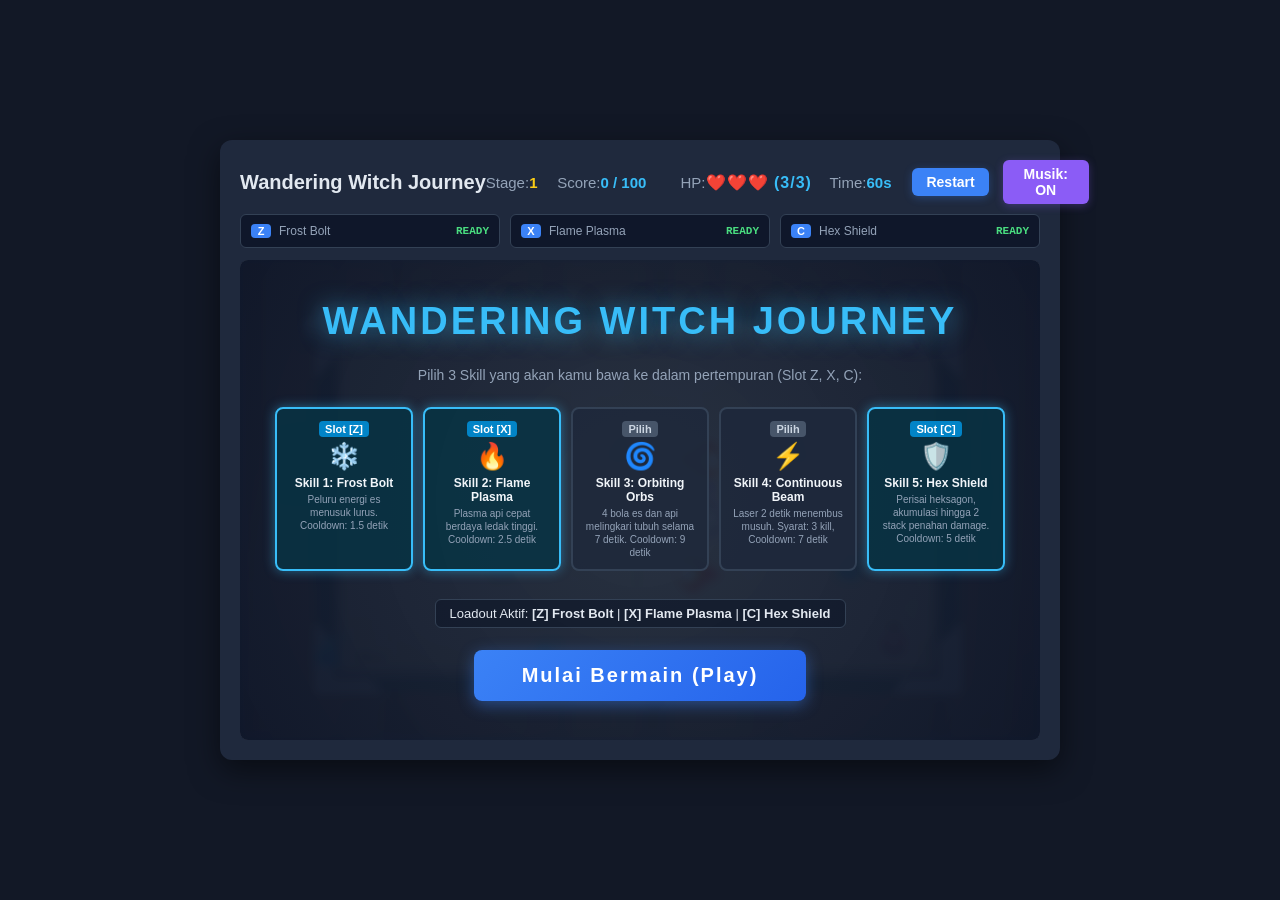
<file: index.html>
<!DOCTYPE html>
<html lang="id">
<head>
    <meta charset="UTF-8">
    <meta name="viewport" content="width=device-width, initial-scale=1.0">
    <meta http-equiv="Content-Security-Policy" content="default-src 'self'; script-src 'self'; style-src 'self' 'unsafe-inline'; img-src 'self' data: blob:; media-src 'self'; connect-src 'self';">
    <meta http-equiv="X-Content-Type-Options" content="nosniff">
    <meta name="referrer" content="no-referrer">
    <title>Wandering Witch Journey</title>
    <link rel="stylesheet" href="style.css">
</head>
<body>
    <div class="game-wrapper">
        <!-- Danger Alert Banner -->
        <div id="danger-alert" class="danger-banner">DANGER!</div>

        <!-- Heal Alert Banner -->
        <div id="heal-alert" class="heal-banner">+1 HP!</div>

        <!-- Header with Game Title, Stats, HUD Restart Button, and Skills Bar -->
        <header class="game-header">
            <div class="header-main-row">
                <h1>Wandering Witch Journey</h1>
                <div class="stats-panel">
                    <div class="stat-item">
                        <span>Stage: </span>
                        <strong id="stage-display" style="color: #facc15;">1</strong>
                    </div>
                    <div class="stat-item">
                        <span>Score: </span>
                        <strong id="score-display">0 / 100</strong>
                    </div>
                    <div class="stat-item">
                        <span>HP: </span>
                        <strong id="hp-display" class="hp-display">❤️❤️❤️ (3/3)</strong>
                    </div>
                    <div class="stat-item">
                        <span>Time: </span>
                        <strong id="timer-display">60s</strong>
                    </div>
                    <button id="header-restart-btn" class="header-btn">Restart</button>
                    <button id="bgm-toggle-btn" class="header-btn bgm-btn" title="Toggle Musik BGM">Musik: ON</button>
                </div>
            </div>

            <!-- Skill Cooldown Indicators (Dynamic Loadout Slot Z, X, C) -->
            <div class="skills-hud">
                <div class="skill-badge" id="slot0-badge">
                    <span class="skill-key">Z</span>
                    <span class="skill-name" id="slot0-name">Skill 1</span>
                    <span class="skill-status" id="slot0-status">READY</span>
                </div>
                <div class="skill-badge" id="slot1-badge">
                    <span class="skill-key">X</span>
                    <span class="skill-name" id="slot1-name">Skill 2</span>
                    <span class="skill-status" id="slot1-status">READY</span>
                </div>
                <div class="skill-badge" id="slot2-badge">
                    <span class="skill-key">C</span>
                    <span class="skill-name" id="slot2-name">Skill 5</span>
                    <span class="skill-status" id="slot2-status">READY</span>
                </div>
            </div>
        </header>

        <!-- Main Game Area -->
        <div class="canvas-container">
            <canvas id="gameCanvas" width="800" height="480"></canvas>

            <!-- Player GIF Image Element -->
            <img id="player-gif" src="player.gif" alt="Player Character">

            <!-- Loading Panel Overlay (Memastikan Semua Aset Termuat Sempurna) -->
            <div id="loading-overlay" class="game-overlay">
                <div class="loading-content">
                    <div class="loading-spinner-circle">
                        <img id="loading-spinner-gif" src="player.gif" alt="Loading...">
                    </div>
                    <h2 class="loading-title">Wandering Witch Journey</h2>
                    <p class="loading-subtitle">Memuat aset permainan...</p>
                    <div class="loading-bar-wrapper">
                        <div id="loading-bar-fill" class="loading-bar-fill"></div>
                    </div>
                    <div class="loading-status-row">
                        <span id="loading-status-text">Menginisialisasi...</span>
                        <span id="loading-percentage">0%</span>
                    </div>
                </div>
            </div>

            <!-- Main Menu Overlay with Skill Loadout Selection -->
            <div id="main-menu-overlay" class="game-overlay hidden">
                <h2>Wandering Witch Journey</h2>
                <p class="menu-desc">Pilih 3 Skill yang akan kamu bawa ke dalam pertempuran (Slot Z, X, C):</p>

                <div class="skill-selection-grid" id="skill-selection-grid">
                    <div class="skill-card selected" data-skill-id="skill1" data-slot="Z">
                        <div class="skill-slot-tag">Slot [Z]</div>
                        <div class="skill-card-icon">❄️</div>
                        <div class="skill-card-title">Skill 1: Frost Bolt</div>
                        <div class="skill-card-desc">Peluru energi es menusuk lurus. Cooldown: 1.5 detik</div>
                    </div>
                    <div class="skill-card selected" data-skill-id="skill2" data-slot="X">
                        <div class="skill-slot-tag">Slot [X]</div>
                        <div class="skill-card-icon">🔥</div>
                        <div class="skill-card-title">Skill 2: Flame Plasma</div>
                        <div class="skill-card-desc">Plasma api cepat berdaya ledak tinggi. Cooldown: 2.5 detik</div>
                    </div>
                    <div class="skill-card" data-skill-id="skill3">
                        <div class="skill-slot-tag">Pilih</div>
                        <div class="skill-card-icon">🌀</div>
                        <div class="skill-card-title">Skill 3: Orbiting Orbs</div>
                        <div class="skill-card-desc">4 bola es dan api melingkari tubuh selama 7 detik. Cooldown: 9 detik</div>
                    </div>
                    <div class="skill-card" data-skill-id="skill4">
                        <div class="skill-slot-tag">Pilih</div>
                        <div class="skill-card-icon">⚡</div>
                        <div class="skill-card-title">Skill 4: Continuous Beam</div>
                        <div class="skill-card-desc">Laser 2 detik menembus musuh. Syarat: 3 kill, Cooldown: 7 detik</div>
                    </div>
                    <div class="skill-card selected" data-skill-id="skill5" data-slot="C">
                        <div class="skill-slot-tag">Slot [C]</div>
                        <div class="skill-card-icon">🛡️</div>
                        <div class="skill-card-title">Skill 5: Hex Shield</div>
                        <div class="skill-card-desc">Perisai heksagon, akumulasi hingga 2 stack penahan damage. Cooldown: 5 detik</div>
                    </div>
                </div>

                <div class="skill-selection-summary">
                    <span id="loadout-summary-text">Loadout Aktif: <strong>[Z] Skill 1</strong> | <strong>[X] Skill 2</strong> | <strong>[C] Skill 5</strong></span>
                </div>

                <button id="play-btn">Mulai Bermain (Play)</button>
            </div>

            <!-- Stage Clear Overlay -->
            <div id="stage-clear-overlay" class="game-overlay hidden">
                <h2 class="win" id="stage-clear-title">Stage 1 Cleared!</h2>
                <p id="stage-clear-desc" class="overlay-desc">Target 100 poin tercapai!</p>
                <div class="stage-info-box">
                    <p>Stage Berikutnya: <strong id="next-stage-name" style="color: #38bdf8;">Stage 2</strong></p>
                    <p>Target Skor: <strong id="next-stage-target" style="color: #facc15;">120 Poin</strong></p>
                    <p>Komposisi Spawn: <strong id="next-stage-spikes" style="color: #ef4444;">5 Enemy + 7 Soul</strong></p>
                    <p>Bonus Clear: <strong style="color: #4ade80;">+1 HP Restored!</strong></p>
                </div>
                <button id="next-stage-btn" class="header-btn" style="padding: 12px 28px; font-size: 16px;">Lanjut ke Stage Berikutnya (Enter / Space) ➔</button>
            </div>

            <!-- Win/Lose Overlay -->
            <div id="game-status-overlay" class="game-overlay hidden">
                <h2 id="game-status-message">Game Over</h2>
                <p id="game-over-desc" class="overlay-desc">Kamu mencapai Stage 1</p>
                <div class="game-over-btn-group">
                    <button id="return-menu-btn" class="overlay-btn secondary-btn">Pilih Ulang Skill</button>
                    <button id="restart-btn" class="overlay-btn primary-btn">Restart Game</button>
                </div>
            </div>
        </div>
    </div>

    <!-- Sound Effects Audio Elements -->
    <audio id="bgm-audio" src="BGM_LonelyWitch.mp3" loop preload="auto"></audio>
    <audio id="sfx-skill-cast" src="SkillCasting.mp3" preload="auto"></audio>
    <audio id="sfx-hit" src="Hit.mp3" preload="auto"></audio>
    <audio id="sfx-win" src="win.mp3" preload="auto"></audio>
    <audio id="sfx-lose" src="lose.mp3" preload="auto"></audio>
    <audio id="sfx-heal" src="heal.mp3" preload="auto"></audio>

    <!-- Script Import Order (OOP & Dependency Hierarchy) -->
    <script src="Faction.js"></script>
    <script src="SkillActivationCalculator.js"></script>
    <script src="BaseSkill.js"></script>
    <script src="Skill1.js"></script>
    <script src="Skill2.js"></script>
    <script src="Skill3.js"></script>
    <script src="Skill4.js"></script>
    <script src="Skill5.js"></script>
    <script src="Enemy.js"></script>
    <script src="EnemyType2.js"></script>
    <script src="Spike.js"></script>
    <script src="Soul.js"></script>
    <script src="Coin.js"></script>
    <script src="Potion.js"></script>
    <script src="Player.js"></script>
    <script src="Timer.js"></script>
    <script src="GameManager.js"></script>
</body>
</html>
</file>
<file: style.css>
* {
    margin: 0;
    padding: 0;
    box-sizing: border-box;
}

body {
    background-color: #121826;
    color: #ffffff;
    font-family: 'Segoe UI', Tahoma, Geneva, Verdana, sans-serif;
    display: flex;
    justify-content: center;
    align-items: center;
    min-height: 100vh;
    padding: 20px;
}

.game-wrapper {
    position: relative;
    display: flex;
    flex-direction: column;
    align-items: center;
    background-color: #1f293d;
    padding: 20px;
    border-radius: 12px;
    box-shadow: 0 10px 30px rgba(0, 0, 0, 0.5);
    width: 840px;
    min-width: 840px;
    max-width: 840px;
    box-sizing: border-box;
}

.game-header {
    width: 800px;
    max-width: 800px;
    display: flex;
    flex-direction: column;
    gap: 10px;
    margin-bottom: 12px;
    box-sizing: border-box;
}

.header-main-row {
    width: 100%;
    display: flex;
    justify-content: space-between;
    align-items: center;
}

.header-main-row h1 {
    font-size: 20px;
    color: #e2e8f0;
    white-space: nowrap;
    margin: 0;
}

.stats-panel {
    display: flex;
    align-items: center;
    gap: 14px;
    font-size: 15px;
}

.stat-item {
    display: inline-flex;
    align-items: center;
    white-space: nowrap;
}

.stat-item span {
    color: #94a3b8;
}

.stat-item strong {
    color: #38bdf8;
    font-variant-numeric: tabular-nums;
}

#stage-display {
    min-width: 14px;
    text-align: left;
}

#score-display {
    min-width: 66px;
    text-align: left;
}

#timer-display {
    min-width: 32px;
    text-align: left;
}

#hp-display {
    min-width: 110px;
    text-align: left;
}

/* Header Restart Button */
.header-btn {
    padding: 6px 14px;
    font-size: 14px;
    font-weight: 600;
    color: #ffffff;
    background-color: #3b82f6;
    border: none;
    border-radius: 6px;
    cursor: pointer;
    box-shadow: 0 2px 8px rgba(59, 130, 246, 0.3);
    transition: background-color 0.2s ease, transform 0.1s ease;
}

.header-btn:hover {
    background-color: #2563eb;
    transform: translateY(-1px);
}

.header-btn:active {
    transform: translateY(0);
}

.bgm-btn {
    background-color: #8b5cf6;
    box-shadow: 0 2px 8px rgba(139, 92, 246, 0.3);
    min-width: 86px;
    text-align: center;
}

.bgm-btn:hover {
    background-color: #7c3aed;
}

.bgm-btn.muted {
    background-color: #475569;
    box-shadow: 0 2px 8px rgba(71, 85, 105, 0.3);
    color: #cbd5e1;
}

.bgm-btn.muted:hover {
    background-color: #334155;
}

/* HP Display */
.hp-display {
    color: #f43f5e;
    letter-spacing: 1px;
    font-size: 16px;
    display: inline-block;
    transition: transform 0.2s ease;
}

.hp-display.damaged {
    animation: hp-shake 0.35s ease;
}

.hp-display.healed {
    animation: hp-pulse 0.35s ease;
}

@keyframes hp-shake {
    0%, 100% { transform: translateX(0); }
    20% { transform: translateX(-5px); }
    40% { transform: translateX(5px); }
    60% { transform: translateX(-3px); }
    80% { transform: translateX(3px); }
}

@keyframes hp-pulse {
    0%, 100% { transform: scale(1); }
    50% { transform: scale(1.2); color: #34d399; }
}

/* Danger Banner */
.danger-banner {
    position: absolute;
    top: 90px;
    left: 50%;
    transform: translateX(-50%) translateY(-20px);
    background-color: #ef4444;
    color: #ffffff;
    font-size: 24px;
    font-weight: 800;
    letter-spacing: 2px;
    padding: 10px 30px;
    border-radius: 8px;
    box-shadow: 0 4px 15px rgba(239, 68, 68, 0.6);
    opacity: 0;
    pointer-events: none;
    transition: opacity 0.2s ease, transform 0.2s ease;
    z-index: 10;
}

.danger-banner.active {
    opacity: 1;
    transform: translateX(-50%) translateY(0);
}

/* Heal Banner */
.heal-banner {
    position: absolute;
    top: 90px;
    left: 50%;
    transform: translateX(-50%) translateY(-20px);
    background-color: #10b981;
    color: #ffffff;
    font-size: 24px;
    font-weight: 800;
    letter-spacing: 2px;
    padding: 10px 30px;
    border-radius: 8px;
    box-shadow: 0 4px 15px rgba(16, 185, 129, 0.6);
    opacity: 0;
    pointer-events: none;
    transition: opacity 0.2s ease, transform 0.2s ease;
    z-index: 10;
}

.heal-banner.active {
    opacity: 1;
    transform: translateX(-50%) translateY(0);
}

.canvas-container {
    position: relative;
    width: 800px;
    height: 480px;
    min-width: 800px;
    max-width: 800px;
    min-height: 480px;
    max-height: 480px;
    flex-shrink: 0;
    box-sizing: border-box;
}

#gameCanvas {
    position: absolute;
    top: 0;
    left: 0;
    width: 800px;
    height: 480px;
    background-color: #0f172a;
    border: 3px solid #334155;
    border-radius: 8px;
    display: block;
    box-sizing: border-box;
}

/* Player Character GIF Styling */
#player-gif {
    position: absolute;
    top: 0;
    left: 0;
    pointer-events: none;
    z-index: 5;
    image-rendering: pixelated;
    transition: opacity 0.1s ease;
}

#player-gif.hit-blinking {
    transition: none !important;
    animation: player-flicker 0.14s steps(1) infinite;
}

@keyframes player-flicker {
    0%, 49% {
        opacity: 0.15;
        filter: brightness(1.8) drop-shadow(0 0 8px rgba(239, 68, 68, 0.9));
    }
    50%, 100% {
        opacity: 1;
        filter: none;
    }
}

/* Game Status Overlay */
.game-overlay {
    position: absolute;
    top: 0;
    left: 0;
    width: 100%;
    height: 100%;
    background-color: rgba(15, 23, 42, 0.88);
    display: flex;
    flex-direction: column;
    justify-content: center;
    align-items: center;
    gap: 18px;
    z-index: 20;
    border-radius: 8px;
    backdrop-filter: blur(4px);
}

.game-overlay.hidden {
    display: none;
}

.game-overlay h2 {
    font-size: 40px;
    letter-spacing: 3px;
    text-transform: uppercase;
}

.game-overlay h2.win {
    color: #4ade80;
    text-shadow: 0 0 20px rgba(74, 222, 128, 0.5);
}

.game-overlay h2.lose {
    color: #ef4444;
    text-shadow: 0 0 20px rgba(239, 68, 68, 0.5);
}

.game-over-btn-group {
    display: flex;
    gap: 14px;
    align-items: center;
    justify-content: center;
    flex-wrap: wrap;
    margin-top: 8px;
}

.overlay-btn {
    padding: 12px 24px;
    font-size: 15px;
    font-weight: 700;
    color: #ffffff;
    border: none;
    border-radius: 8px;
    cursor: pointer;
    transition: all 0.2s ease;
    display: inline-flex;
    align-items: center;
    justify-content: center;
}

.overlay-btn.primary-btn {
    background-color: #3b82f6;
    box-shadow: 0 4px 14px rgba(59, 130, 246, 0.4);
}

.overlay-btn.primary-btn:hover {
    background-color: #2563eb;
    transform: translateY(-2px);
}

.overlay-btn.secondary-btn {
    background-color: #0284c7;
    box-shadow: 0 4px 14px rgba(2, 132, 199, 0.4);
}

.overlay-btn.secondary-btn:hover {
    background-color: #0369a1;
    transform: translateY(-2px);
}

.overlay-btn:active {
    transform: translateY(0);
}

#restart-btn {
    padding: 12px 28px;
    font-size: 16px;
    font-weight: 700;
    color: #ffffff;
    background-color: #3b82f6;
    border: none;
    border-radius: 8px;
    cursor: pointer;
    box-shadow: 0 4px 14px rgba(59, 130, 246, 0.4);
    transition: background-color 0.2s ease, transform 0.1s ease;
}

#restart-btn:hover {
    background-color: #2563eb;
    transform: translateY(-2px);
}

#restart-btn:active {
    transform: translateY(0);
}

/* Main Menu Overlay & Play Button Styling */
#main-menu-overlay {
    background: radial-gradient(circle at center, rgba(30, 41, 59, 0.95), rgba(15, 23, 42, 0.98));
    z-index: 25;
}

#main-menu-overlay h2 {
    color: #38bdf8;
    text-shadow: 0 0 25px rgba(56, 189, 248, 0.65);
    font-size: 38px;
    letter-spacing: 3px;
    margin-bottom: 6px;
}

#play-btn {
    padding: 14px 48px;
    font-size: 20px;
    font-weight: 700;
    letter-spacing: 2px;
    color: #ffffff;
    background: linear-gradient(135deg, #3b82f6, #2563eb);
    border: none;
    border-radius: 8px;
    cursor: pointer;
    box-shadow: 0 4px 16px rgba(59, 130, 246, 0.45);
    transition: transform 0.15s ease, box-shadow 0.15s ease, background 0.2s ease;
}

#play-btn:hover {
    transform: translateY(-2px) scale(1.03);
    box-shadow: 0 6px 22px rgba(59, 130, 246, 0.65);
    background: linear-gradient(135deg, #60a5fa, #3b82f6);
}

#play-btn:active {
    transform: translateY(0) scale(0.98);
}

/* Loading Overlay Styling (Preloader) */
#loading-overlay {
    position: absolute;
    top: 0;
    left: 0;
    width: 100%;
    height: 100%;
    background: radial-gradient(circle at center, rgba(15, 23, 42, 0.98), rgba(2, 6, 23, 1));
    z-index: 35;
    display: flex;
    flex-direction: column;
    justify-content: center;
    align-items: center;
    border-radius: 8px;
    transition: opacity 0.4s ease, visibility 0.4s ease;
}

#loading-overlay.fade-out {
    opacity: 0;
    pointer-events: none;
}

.loading-content {
    display: flex;
    flex-direction: column;
    align-items: center;
    text-align: center;
    width: 380px;
    max-width: 90%;
}

.loading-spinner-circle {
    width: 84px;
    height: 84px;
    border-radius: 50%;
    border: 3px solid #38bdf8;
    box-shadow: 0 0 25px rgba(56, 189, 248, 0.5), inset 0 0 15px rgba(56, 189, 248, 0.3);
    overflow: hidden;
    display: flex;
    align-items: center;
    justify-content: center;
    background: rgba(30, 41, 59, 0.85);
    margin-bottom: 16px;
    animation: loading-pulse 1.8s infinite ease-in-out;
}

.loading-spinner-circle img {
    width: 54px;
    height: 54px;
    object-fit: contain;
}

@keyframes loading-pulse {
    0%, 100% {
        transform: scale(1);
        box-shadow: 0 0 20px rgba(56, 189, 248, 0.4);
        border-color: #38bdf8;
    }
    50% {
        transform: scale(1.08);
        box-shadow: 0 0 35px rgba(129, 140, 248, 0.7);
        border-color: #818cf8;
    }
}

.loading-title {
    font-size: 22px !important;
    color: #e2e8f0;
    margin-bottom: 4px !important;
    letter-spacing: 2px !important;
    text-transform: uppercase;
    text-shadow: 0 0 15px rgba(56, 189, 248, 0.4);
}

.loading-subtitle {
    font-size: 13px;
    color: #94a3b8;
    margin-bottom: 22px;
}

.loading-bar-wrapper {
    width: 100%;
    height: 12px;
    background: #0f172a;
    border: 1px solid #334155;
    border-radius: 8px;
    overflow: hidden;
    box-shadow: inset 0 2px 4px rgba(0, 0, 0, 0.5);
    margin-bottom: 8px;
}

.loading-bar-fill {
    width: 0%;
    height: 100%;
    background: linear-gradient(90deg, #38bdf8, #60a5fa, #a855f7);
    border-radius: 8px;
    transition: width 0.25s ease;
    box-shadow: 0 0 10px rgba(56, 189, 248, 0.6);
}

.loading-status-row {
    width: 100%;
    display: flex;
    justify-content: space-between;
    font-size: 12px;
    color: #64748b;
    font-family: monospace;
}

#loading-percentage {
    color: #38bdf8;
    font-weight: 700;
}

/* Soul Blue Sprite */
.soul-sprite {
    position: absolute;
    pointer-events: none;
    z-index: 4;
    transition: transform 0.05s linear;
}

/* Skills Cooldown HUD - Fixed Grid Layout to Prevent Layout Shifts */
.skills-hud {
    width: 800px;
    max-width: 800px;
    display: grid;
    grid-template-columns: repeat(3, 1fr);
    gap: 10px;
    box-sizing: border-box;
}

.skill-badge {
    display: flex;
    align-items: center;
    justify-content: space-between;
    gap: 6px;
    background: #0f172a;
    border: 1px solid #334155;
    padding: 5px 10px;
    border-radius: 6px;
    font-size: 13px;
    height: 34px;
    box-sizing: border-box;
    transition: border-color 0.2s ease, opacity 0.2s ease;
}

.skill-key {
    background-color: #3b82f6;
    color: #ffffff;
    font-weight: 700;
    padding: 1px 6px;
    border-radius: 4px;
    font-size: 11px;
    min-width: 20px;
    text-align: center;
    flex-shrink: 0;
}

.skill-name {
    color: #94a3b8;
    font-size: 12px;
    flex: 1;
    overflow: hidden;
    text-overflow: ellipsis;
    white-space: nowrap;
    margin-left: 2px;
    text-align: left;
}

.skill-status {
    color: #4ade80;
    font-weight: 700;
    font-size: 11px;
    min-width: 72px;
    text-align: right;
    flex-shrink: 0;
    font-variant-numeric: tabular-nums;
    font-family: ui-monospace, SFMono-Regular, Menlo, Monaco, Consolas, "Liberation Mono", "Courier New", monospace;
}

.skill-badge.cooldown {
    border-color: #475569;
    opacity: 0.75;
}

.skill-badge.cooldown .skill-key {
    background-color: #64748b;
}

.skill-badge.cooldown .skill-status {
    color: #f59e0b;
}

.skill-badge.active .skill-status {
    color: #38bdf8;
}

/* Projectile GIF Styling */
.projectile-gif {
    position: absolute;
    top: 0;
    left: 0;
    pointer-events: none;
    z-index: 6;
    image-rendering: pixelated;
}

/* Enemy Sprite Styling (.png & .gif) */
.enemy-sprite {
    position: absolute;
    top: 0;
    left: 0;
    pointer-events: none;
    z-index: 4;
    image-rendering: pixelated;
}

.overlay-desc {
    color: #94a3b8;
    font-size: 16px;
    margin-bottom: 5px;
}

.stage-info-box {
    background: rgba(15, 23, 42, 0.75);
    border: 1px solid #334155;
    padding: 14px 24px;
    border-radius: 8px;
    font-size: 15px;
    line-height: 1.8;
    text-align: left;
    margin-bottom: 8px;
}

/* Musuh Jenis 2 (Ungu / Elite Enemy dengan Skill 3) */
.enemy-sprite.enemy-type2 {
    filter: hue-rotate(95deg) brightness(1.1) drop-shadow(0 0 8px rgba(168, 85, 247, 0.85));
}

/* Skill 3 Orbiting Projectiles */
.skill3-orb {
    z-index: 5;
    pointer-events: none;
    transition: transform 0.05s linear;
}

.skill3-orb-type1 {
    filter: drop-shadow(0 0 6px rgba(56, 189, 248, 0.9));
}

.skill3-orb-type2 {
    filter: drop-shadow(0 0 6px rgba(249, 115, 22, 0.9));
}


/* Skill Badge Active State (Saat Skill 4 Beam Aktif Menembak) */
.skill-badge.active {
    border-color: #06b6d4;
    box-shadow: 0 0 10px rgba(6, 182, 212, 0.65);
    background: rgba(8, 51, 68, 0.5);
    animation: beam-pulse 0.4s infinite alternate;
}

.skill-badge.active .skill-key {
    background-color: #06b6d4;
}

.skill-badge.active .skill-status {
    color: #38bdf8;
    font-weight: 800;
}

@keyframes beam-pulse {
    from { transform: scale(1); }
    to { transform: scale(1.04); }
}


/* Skill 4 Continuous Beam DOM Overlay Styling (Dual-Layer Visual) */
.skill4-beam-fx {
    position: absolute;
    top: 0;
    left: 0;
    pointer-events: none;
    z-index: 7;
    overflow: visible;
}

.skill4-beam-fx .beam-outer-aura {
    position: absolute;
    top: -14px;
    left: 0;
    width: 100%;
    height: calc(100% + 28px);
    background: linear-gradient(180deg, rgba(6, 182, 212, 0) 0%, rgba(56, 189, 248, 0.45) 50%, rgba(6, 182, 212, 0) 100%);
    filter: blur(8px);
    animation: beam-flicker 0.08s infinite alternate;
}

.skill4-beam-fx .beam-core-glow {
    position: absolute;
    top: 3px;
    left: 0;
    width: 100%;
    height: calc(100% - 6px);
    background: linear-gradient(180deg, rgba(14, 165, 233, 0.75) 0%, rgba(186, 230, 253, 0.95) 50%, rgba(14, 165, 233, 0.75) 100%);
    box-shadow: 0 0 16px #00f0ff, 0 0 32px rgba(2, 132, 199, 0.85);
    border-radius: 4px;
}

.skill4-beam-fx .beam-white-laser {
    position: absolute;
    top: 50%;
    left: 0;
    transform: translateY(-50%);
    width: 100%;
    height: 8px;
    background: #ffffff;
    box-shadow: 0 0 10px #ffffff, 0 0 18px #38bdf8;
    border-radius: 4px;
}

.skill4-beam-fx .beam-muzzle-flash {
    position: absolute;
    top: 50%;
    transform: translateY(-50%) translateX(-50%);
    width: 52px;
    height: 52px;
    background: radial-gradient(circle, #ffffff 15%, #38bdf8 55%, transparent 75%);
    border-radius: 50%;
    box-shadow: 0 0 24px #38bdf8;
    animation: muzzle-spin 0.2s linear infinite;
}

@keyframes beam-flicker {
    0% { opacity: 0.85; transform: scaleY(0.96); }
    100% { opacity: 1; transform: scaleY(1.04); }
}

@keyframes muzzle-spin {
    from { transform: translateY(-50%) translateX(-50%) rotate(0deg); }
    to { transform: translateY(-50%) translateX(-50%) rotate(360deg); }
}


/* Skill Badge Locked / Charge Progress (Butuh Kill Musuh) */
.skill-badge.locked {
    border-color: #d97706;
    background: rgba(69, 26, 3, 0.45);
    opacity: 0.9;
}

.skill-badge.locked .skill-key {
    background-color: #b45309;
}

.skill-badge.locked .skill-status {
    color: #f59e0b;
    font-weight: 700;
}

/* Skill Badge Ready with Full Kill Charge */
.skill-badge.ready-charge {
    border-color: #06b6d4;
    box-shadow: 0 0 12px rgba(6, 182, 212, 0.75);
    background: rgba(8, 51, 68, 0.6);
    animation: ready-glow 0.8s infinite alternate;
}

.skill-badge.ready-charge .skill-key {
    background-color: #0891b2;
}

.skill-badge.ready-charge .skill-status {
    color: #22d3ee;
    font-weight: 800;
}

@keyframes ready-glow {
    from { box-shadow: 0 0 6px rgba(6, 182, 212, 0.5); }
    to { box-shadow: 0 0 14px rgba(34, 211, 238, 0.9); }
}


/* Main Menu Skill Selection Loadout UI */
.menu-desc {
    color: #94a3b8;
    font-size: 14px;
    margin-bottom: 2px;
}

.skill-selection-grid {
    display: flex;
    gap: 10px;
    justify-content: center;
    flex-wrap: wrap;
    max-width: 760px;
    margin: 4px 0 10px 0;
}

.skill-card {
    position: relative;
    background: rgba(30, 41, 59, 0.9);
    border: 2px solid #334155;
    border-radius: 8px;
    padding: 10px 12px;
    width: 138px;
    cursor: pointer;
    text-align: center;
    transition: all 0.2s ease;
    user-select: none;
}

.skill-card:hover {
    transform: translateY(-2px);
    border-color: #64748b;
    background: rgba(51, 65, 85, 0.95);
}

.skill-card.selected {
    border-color: #38bdf8;
    background: rgba(8, 51, 68, 0.85);
    box-shadow: 0 0 12px rgba(56, 189, 248, 0.45);
}

.skill-slot-tag {
    display: inline-block;
    font-size: 11px;
    font-weight: 700;
    padding: 2px 6px;
    border-radius: 4px;
    background-color: #475569;
    color: #cbd5e1;
    margin-bottom: 4px;
}

.skill-card.selected .skill-slot-tag {
    background-color: #0284c7;
    color: #ffffff;
}

.skill-card-icon {
    font-size: 26px;
    margin-bottom: 4px;
}

.skill-card-title {
    font-size: 12px;
    font-weight: 700;
    color: #f1f5f9;
    margin-bottom: 3px;
}

.skill-card-desc {
    font-size: 10px;
    color: #94a3b8;
    line-height: 1.3;
}

.skill-selection-summary {
    background: rgba(15, 23, 42, 0.7);
    border: 1px solid #334155;
    border-radius: 6px;
    padding: 6px 14px;
    font-size: 13px;
    color: #e2e8f0;
    margin-bottom: 4px;
}
</file>
